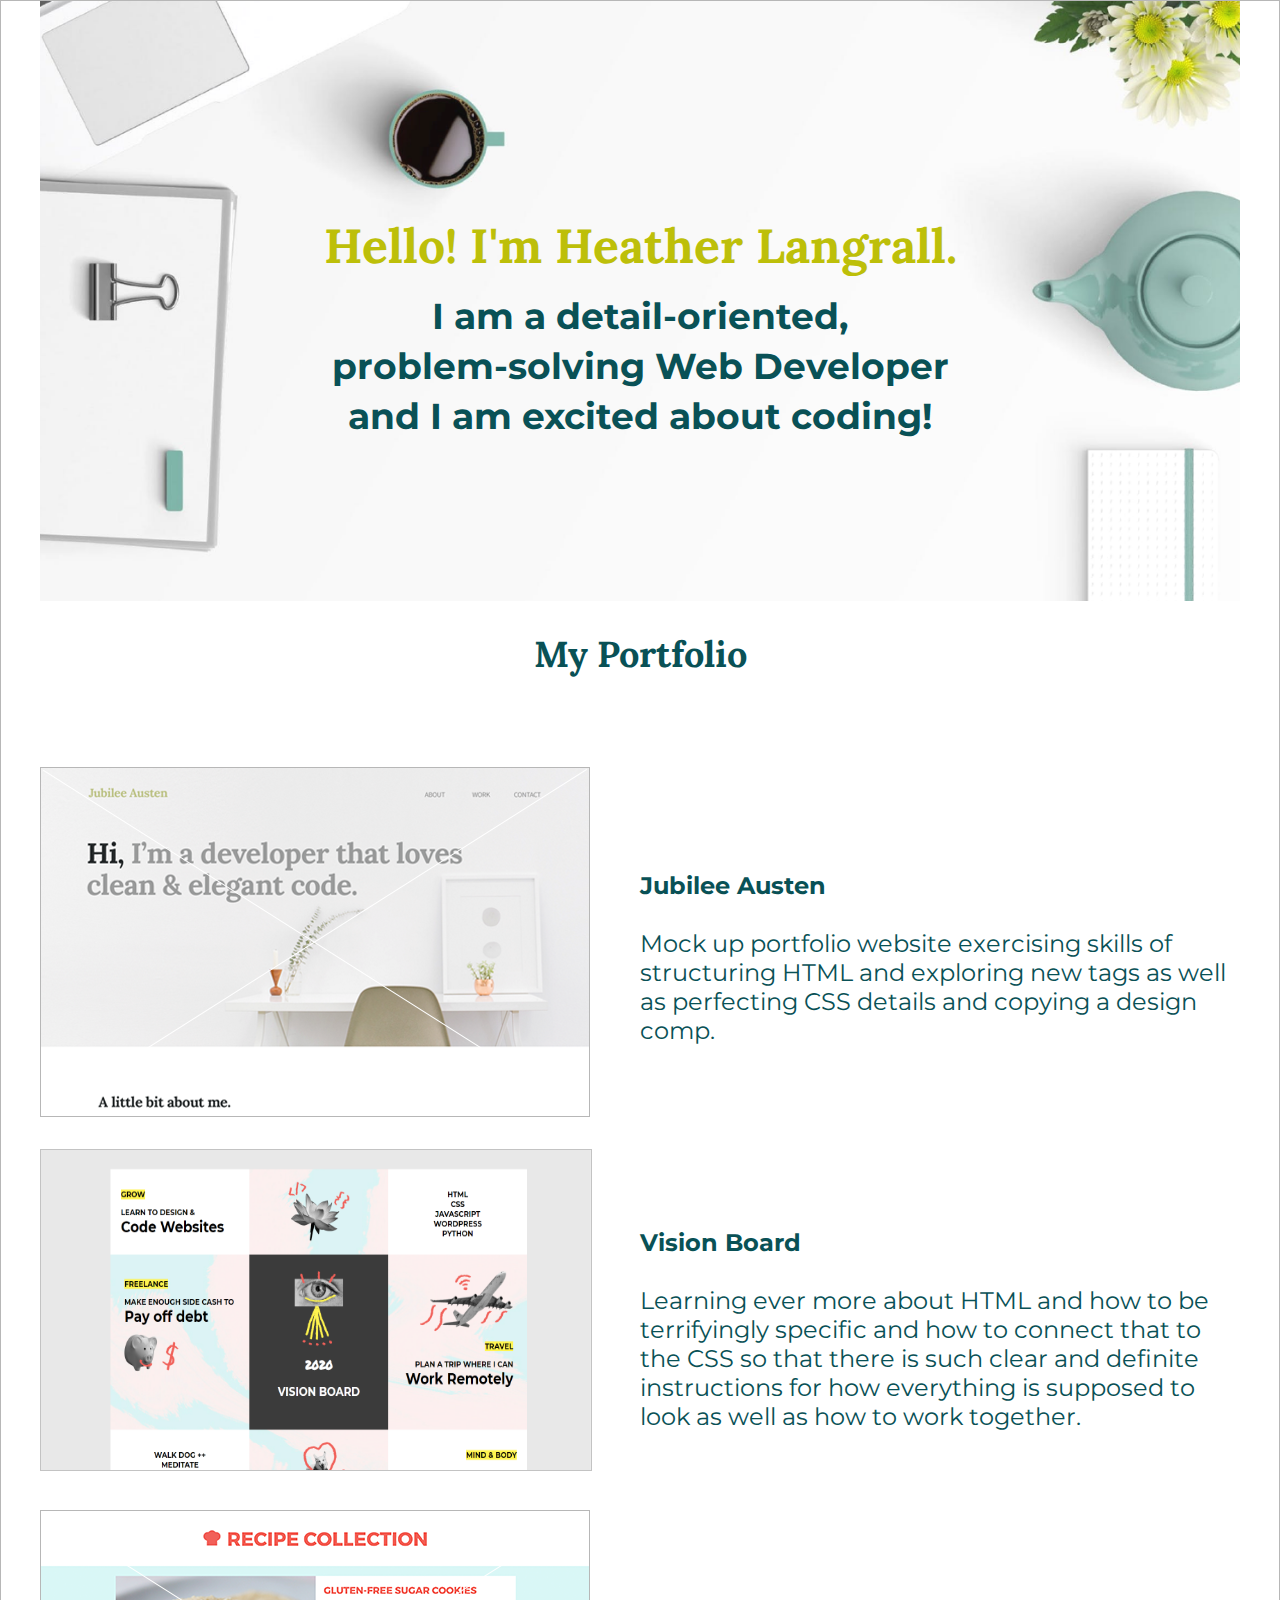
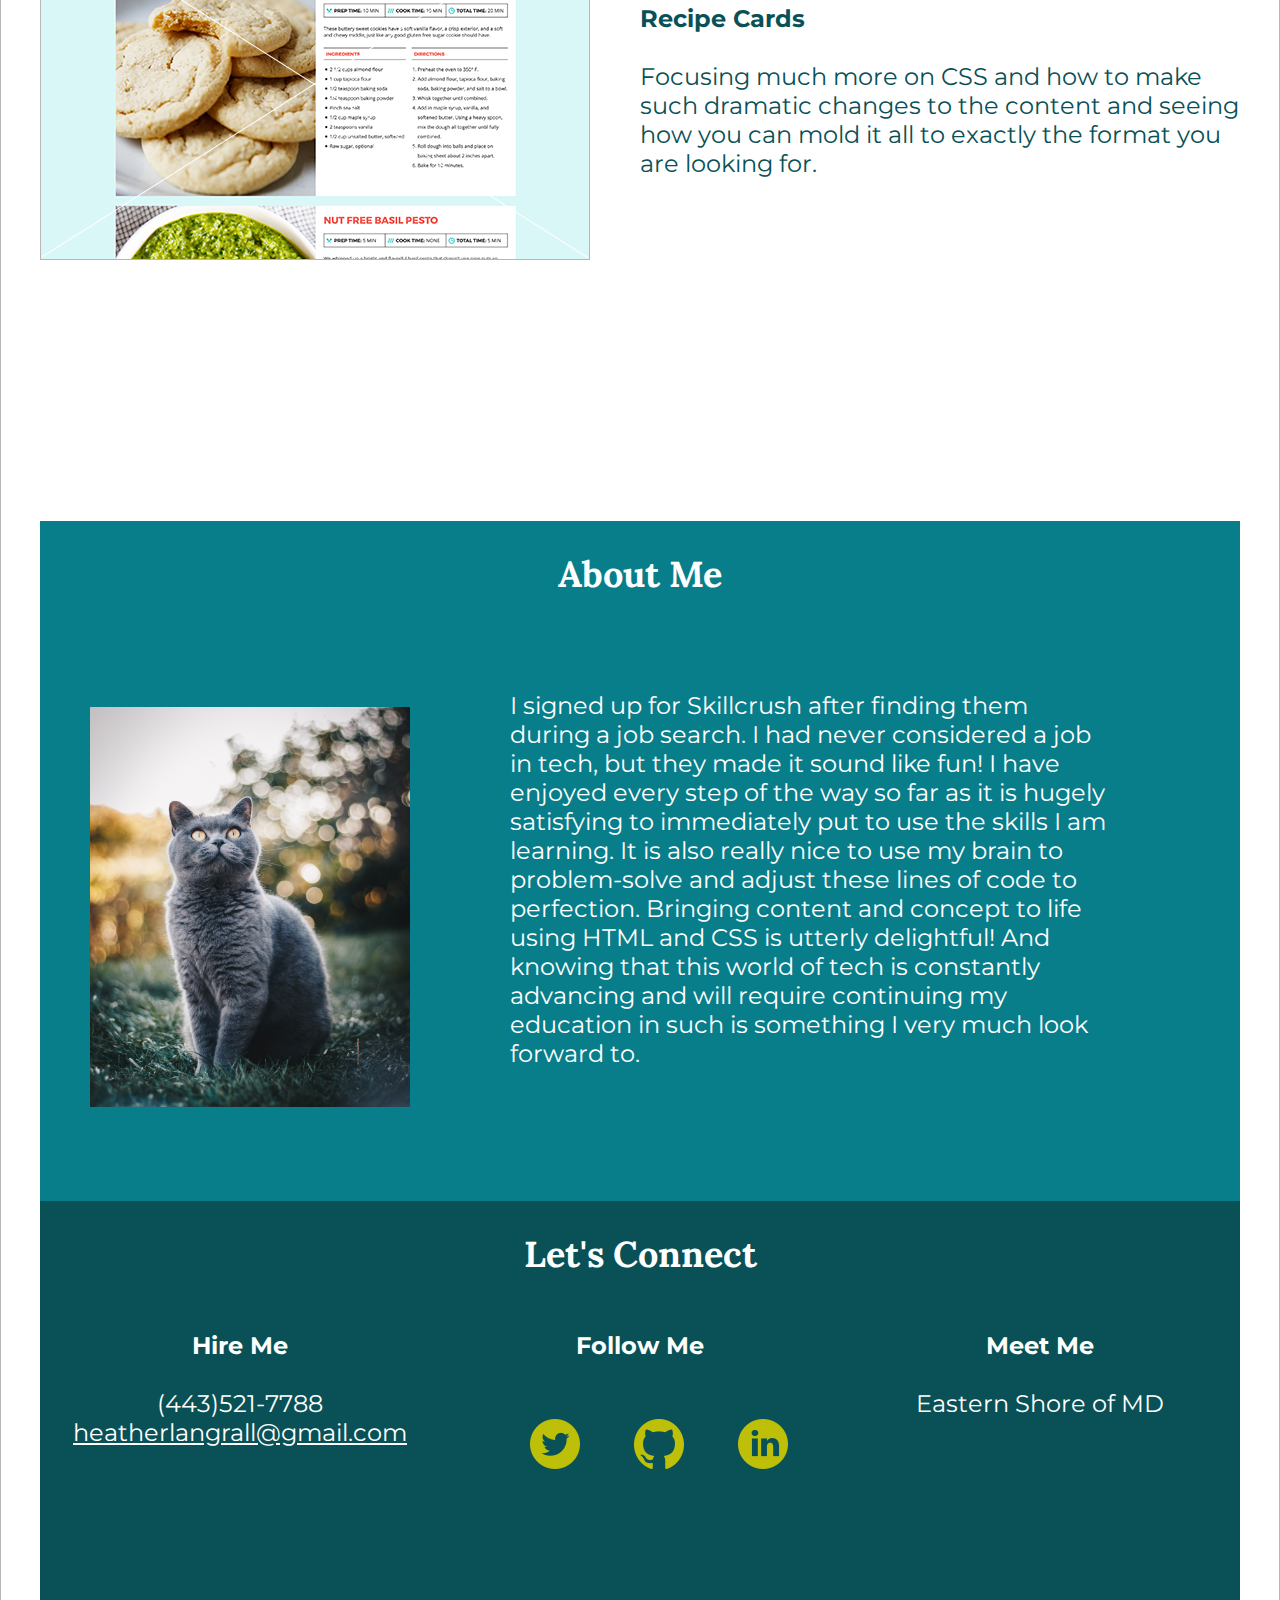
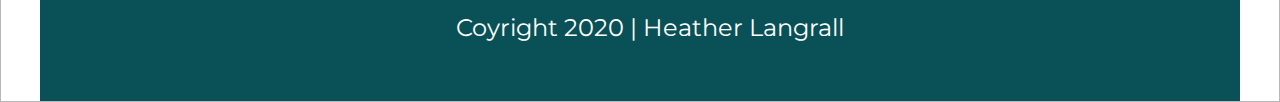
<file: index.html>
<!doctype html>
<html lang="en">
    <head>
        <title>Heather Langrall | Portfoio</title>
        <link rel="stylesheet" href="css/main.css">
        <link rel="stylesheet" href="css/normalize.css">
        <link href="https://fonts.googleapis.com/css2?family=Lora:wght@700&family=Montserrat&display=swap" rel="stylesheet">
    </head>
    <body>
      <header class="full-width">
        <h1><span>Hello! I'm Heather Langrall.</span><br>
        I am a detail-oriented,<br> problem-solving Web Developer<br> and I am excited about coding!</h1>
      </header>
      <main>
        <!-- PORTFOLIO -->
        <div id="portfolio" class="full-width">
          <h2>My Portfolio</h2>
          <div class="half-width">
            <a href="jubilee/index.html"></a><img id="jubilee-image" src="img/jubilee-thumbnail.png" alt="Jubilee Thumbnail" /></a>
          </div>
          <div id="jubilee" class="half-width">
            <p><strong>Jubilee Austen</strong><br><br>
            Mock up portfolio website exercising skills of structuring HTML and exploring new tags as well as perfecting CSS details and copying a design comp.</P>
          </div>
          <div class="half-width">
            <img id="vision-image" src="img/vision-board-thumbnail.png" alt="Vision Board" />
          </div>
          <div id="vision" class="half-width">
            <p><strong>Vision Board</strong><br><br>
            Learning ever more about HTML and how to be terrifyingly specific and how to connect that to the CSS so that there is such clear and definite instructions for how everything is supposed to look as well as how to work together.</p>
          </div>
          <div class="half-width">
            <img id="recipe-image" src="img/recipe-thumbnail.png" alt="Recipe Cards" />
          </div>
          <div id="recipe" class="half-width">
            <p><strong>Recipe Cards</strong><br><br>
            Focusing much more on CSS and how to make such dramatic changes to the content and seeing how you can mold it all to exactly the format you are looking for.</p>
          </div>
        </div>
        <!-- ABOUT -->
        <div id="about" class="full-width">
          <h2>About Me</h2>
          <img id="about-image" class="half-width" src="img/about-img.jpg" alt="About Image" />
          <p class="half-width">I signed up for Skillcrush after finding them during a job search. I had never considered a job in tech, but they made it sound like fun! I have enjoyed every step of the way so far as it is hugely satisfying to immediately put to use the skills I am learning. It is also really nice to use my brain to problem-solve and adjust these lines of code to perfection. Bringing content and concept to life using HTML and CSS is utterly delightful! And knowing that this world of tech is constantly advancing and will require continuing my education in such is something I very much look forward to.
          </p>
        </div>
      </main>
      <!-- CONTACT -->
      <footer id="contact" class="full-width">
        <h2>Let's Connect</h2>
        <div id="hire-me" class="third-width">
          <p><strong>Hire Me</strong><br><br>
          (443)521-7788<br>
          <a href="mailto:heatherlangrall@gmail.com"> heatherlangrall@gmail.com </a></p>
        </div>
        <div id="follow-me" class="third-width">
          <p><strong>Follow Me</strong></p><br>
          <ul class="icons">
            <li><img src="img/twitter.png" alt="twitter icon" /></li>
            <li><img src="img/github.png" alt="github icon" /></li>
            <li><img src="img/linkedin.png" alt="linkedin icon" /></li>
          </ul>
        </div>
        <div id="meet-me" class="third-width">
          <p><strong>Meet Me</strong><br><br>
          Eastern Shore of MD</p>
        </div>
        <div id="copyright" class="full-width">
          <p>Coyright 2020 | Heather Langrall</p>
        </div>
      </footer>
    </body>
</html>
</file>
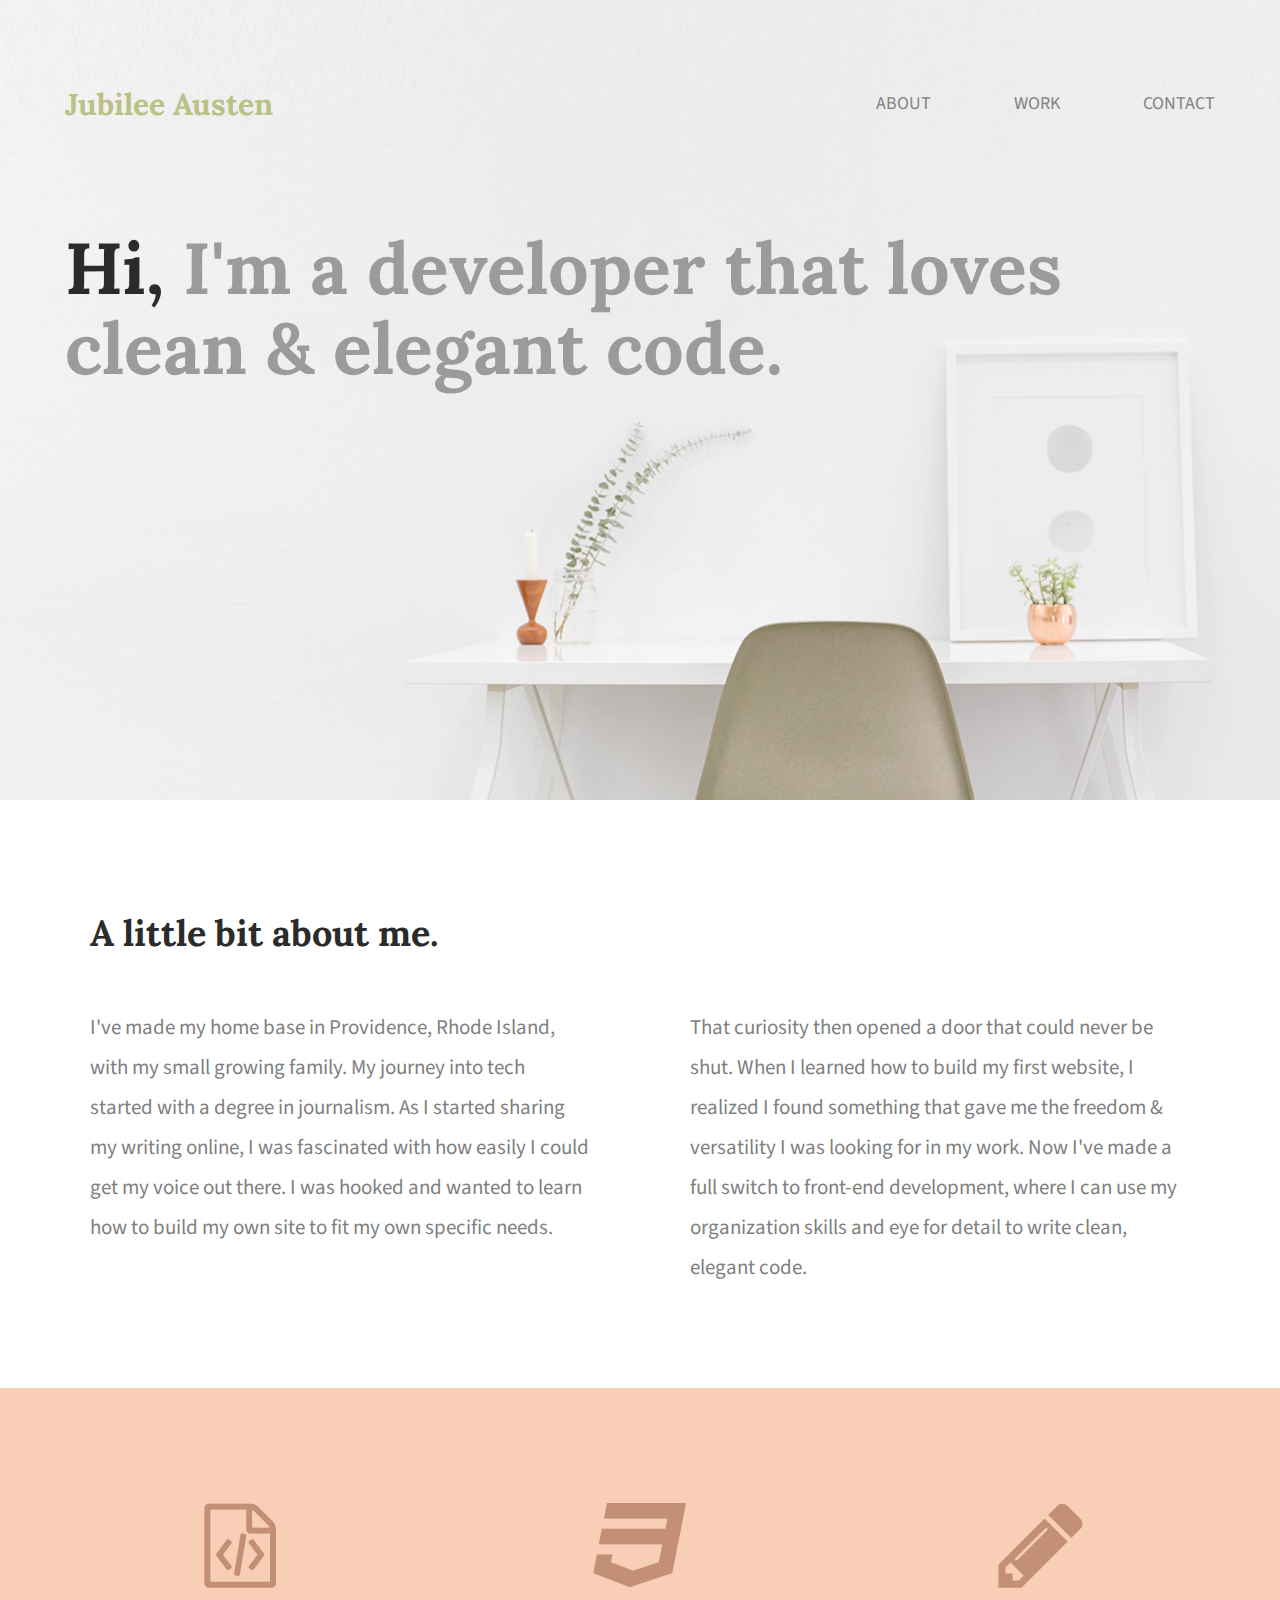
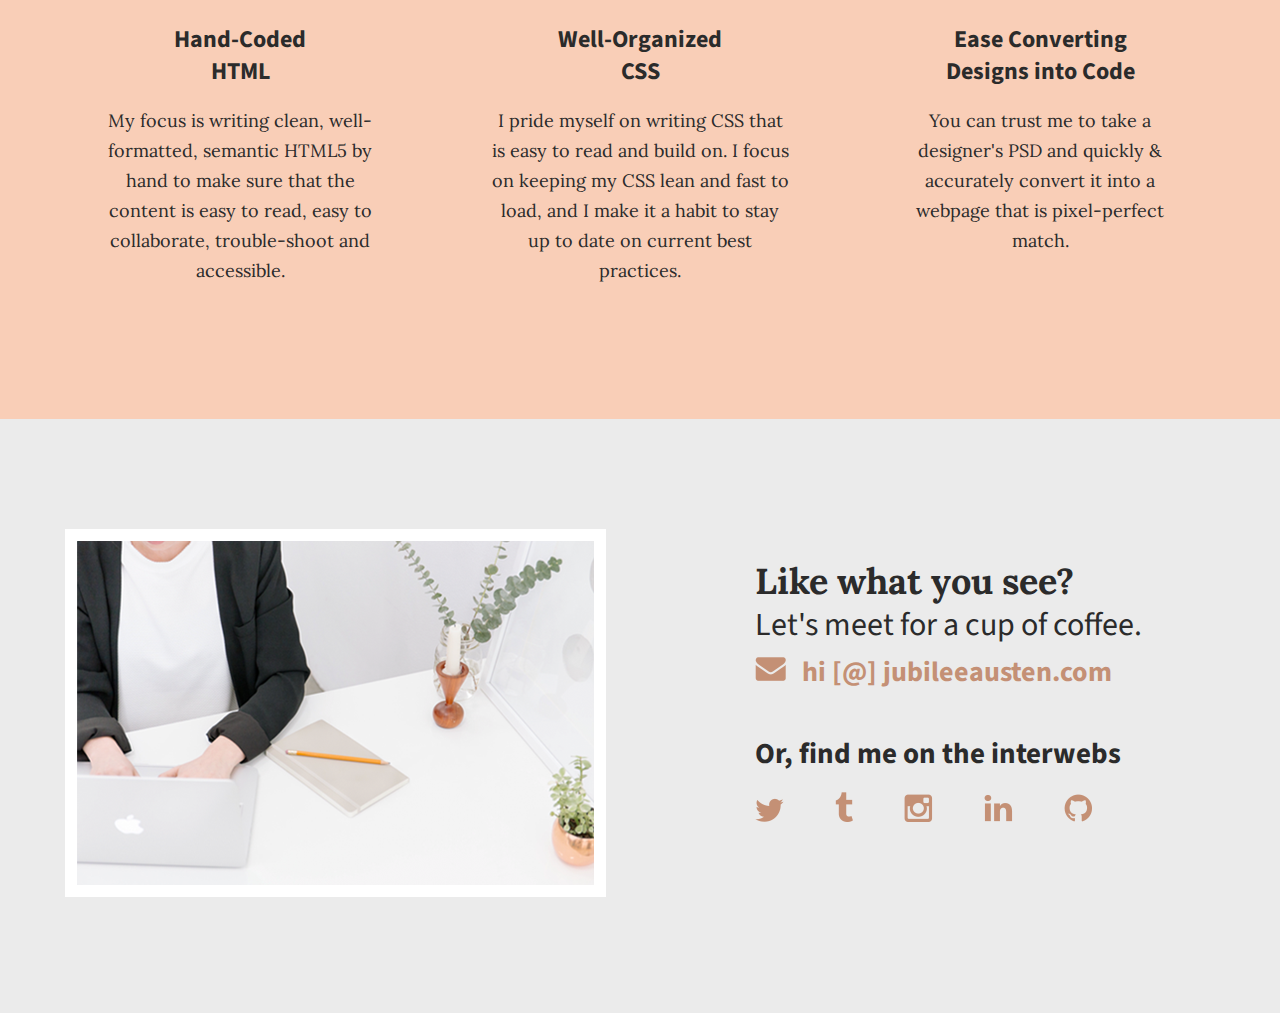
<file: jubilee/index.html>
<!doctype html>
<html lang="en">
    <head>
        <title>Jubilee Austen | Portfolio</title>
        <link rel="stylesheet" href="css/normalize.css">
        <link rel="stylesheet" href="css/jubilee.css">
        <link href='https://fonts.googleapis.com/css?family=Source+Sans+Pro:400,700' rel='stylesheet' type='text/css'>
        <link href="https://fonts.googleapis.com/css2?family=Lora:wght@400;700&display=swap" rel="stylesheet" type='text/css'>
    </head>
    <!-- BODY STARTS HERE -->
    <body>
      <header>
        <div class="full-width">
          <div class="half-width">
            <h1>Jubilee Austen</h1>
          </div>
          <div class="half-width">
            <nav>
              <ul>
                <li><a href="#about">About</a></li>
                <li><a href="#work">Work</a></li>
                <li><a href="#contact">Contact</a></li>
              </ul>
            </nav>
          </div>
          <!-- TAGLINE H2 DO NOT LIKE -->
          <h2><span>Hi,</span> I'm a developer that loves clean &amp; elegant code.</h2>
        </div>
      </header>
      <main>
        <!-- ABOUT -->
        <section id="about">
          <div class="full-width">
            <h2>A little bit about me.</h2>
            <div class="half-width">
              <p>I've made my home base in Providence, Rhode Island, with my small growing family. My journey into tech started with a degree in journalism. As I started sharing my writing online, I was fascinated with how easily I could get my voice out there. I was hooked and wanted to learn how to build my own site to fit my own specific needs.</p>
            </div>
            <div class="half-width">
              <p>That curiosity then opened a door that could never be shut. When I learned how to build my first website, I realized I found something that gave me the freedom & versatility I was looking for in my work. Now I've made a full switch to front-end development, where I can use my organization skills and eye for detail to write clean, elegant code.</p>
            </div>
          </div>
        </section>
        <!-- WORK -->
        <section id="work">
          <div class="full-width">
            <div class="third-width">
              <img src="img/html-icon.png" alt="HTML icon" />
              <h3>Hand-Coded HTML</h3>
              <p>My focus is writing clean, well-formatted, semantic HTML5 by hand to make sure that the content is easy to read, easy to collaborate, trouble-shoot and accessible.</p>
            </div>
            <div class="third-width">
              <img src="img/css-icon.png" alt="CSS icon" />
              <h3>Well-Organized CSS</h3>
              <p>I pride myself on writing CSS that is easy to read and build on. I focus on keeping my CSS lean and fast to load, and I make it a habit to stay up to date on current best practices.</p>
            </div>
            <div class="third-width">
              <img src="img/pencil-icon.png" alt="Pencil icon" />
              <h3>Ease Converting Designs into Code</h3>
              <p>You can trust me to take a designer's PSD and quickly & accurately convert it into a webpage that is pixel-perfect match.</p>
            </div>
          </div>
        </section>
        <!-- CONTACT FOOTER-->
        <footer id="contact">
          <div class="full-width">
            <div class="half-width">
              <img id="contact-img" src="img/contact-image.png" alt="Contact image" />
            </div>
            <div class="half-width">
              <h2>Like what you see?</h2>
              <h3 id="email-header">Let's meet for a cup of coffee.</h3>
              <a href="mailto:hi@jubileeausten.com"><img src="img/envelope.png" id="envelope" alt="Envelope"/> hi [@] jubileeausten.com </a>
              <h3 id="socialmedia-header"> Or, find me on the interwebs</h3>
              <ul>
                <li><img src="img/twitter.png" alt="Twitter"/></li>
                <li><img src="img/tumblr.png" alt="Tumblr"/></li>
                <li><img src="img/instagram.png" alt="Instagram"/></li>
                <li><img src="img/linkedin.png" alt="Linked In"/></li>
                <li><img src="img/github.png" alt="Github"/></li>
              </ul>
            </div>
          </div>
        </footer>
      </main>
    </body>
</html>
</file>
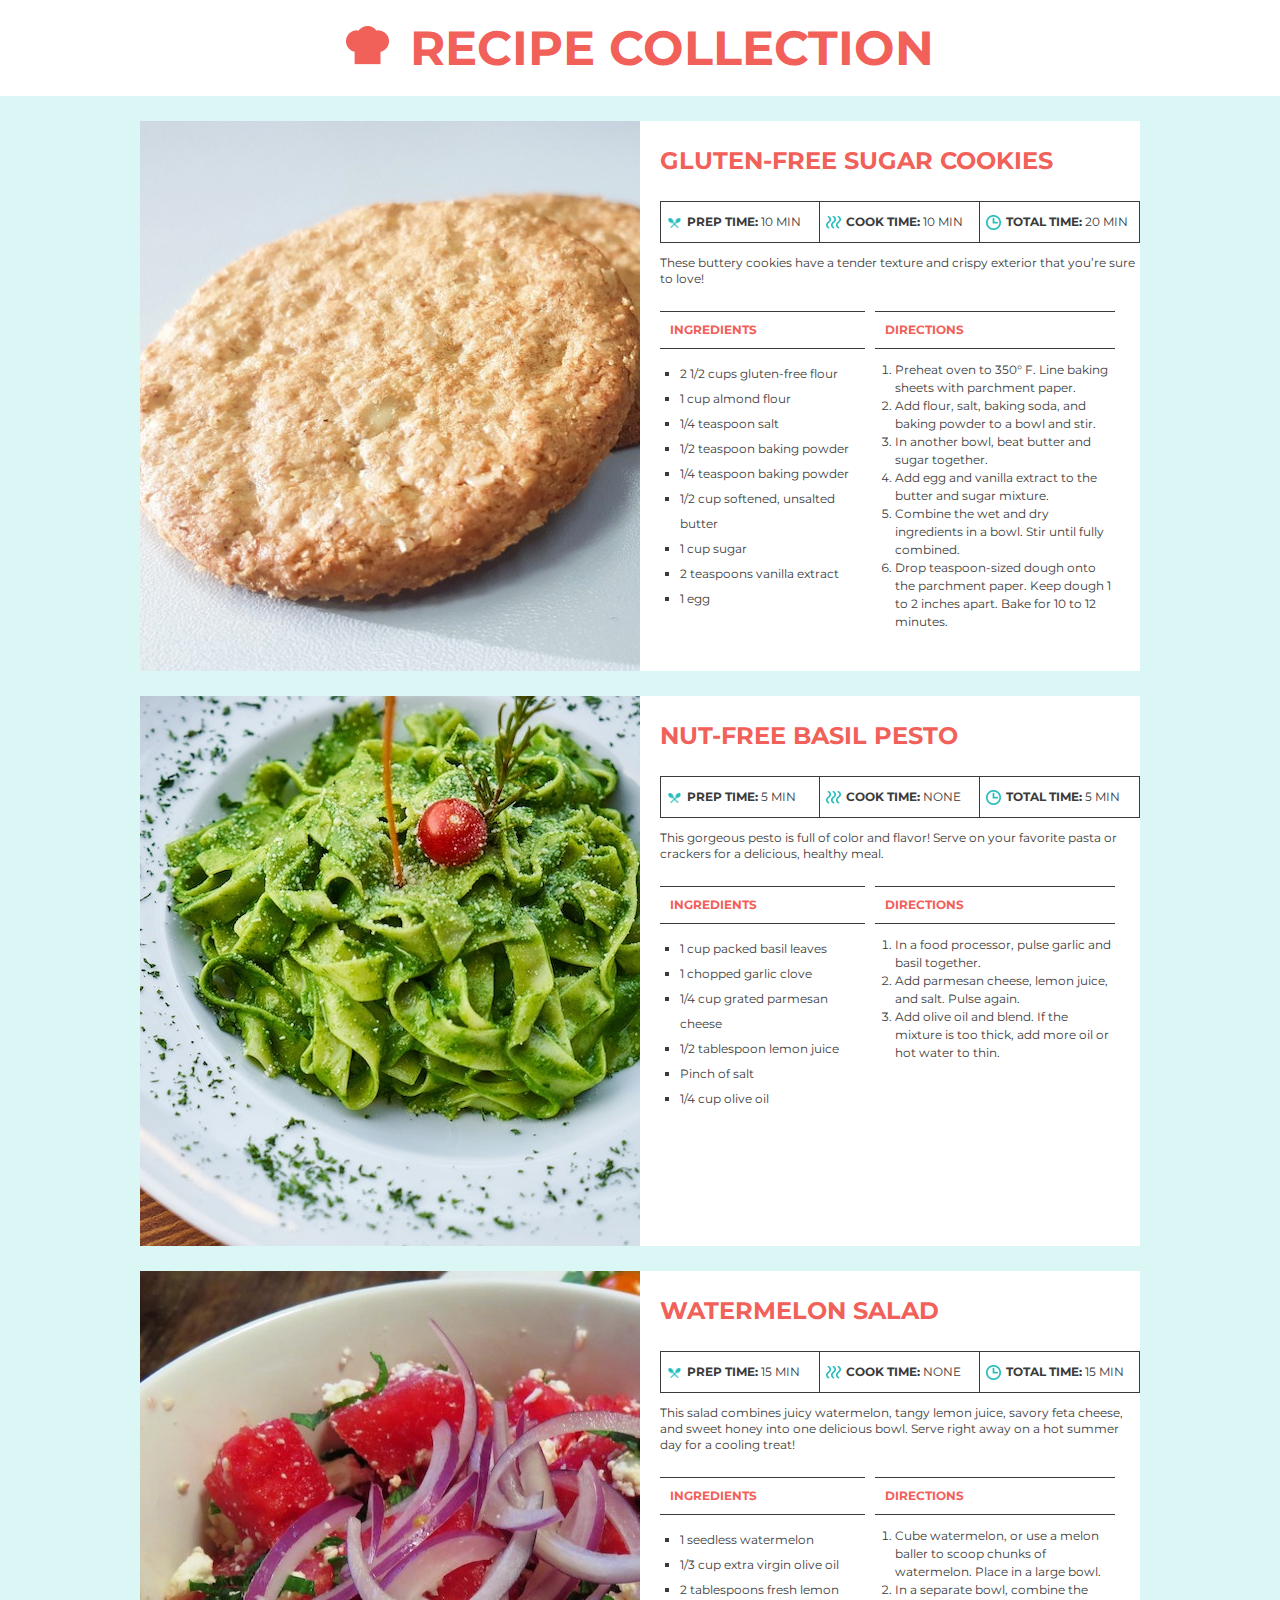
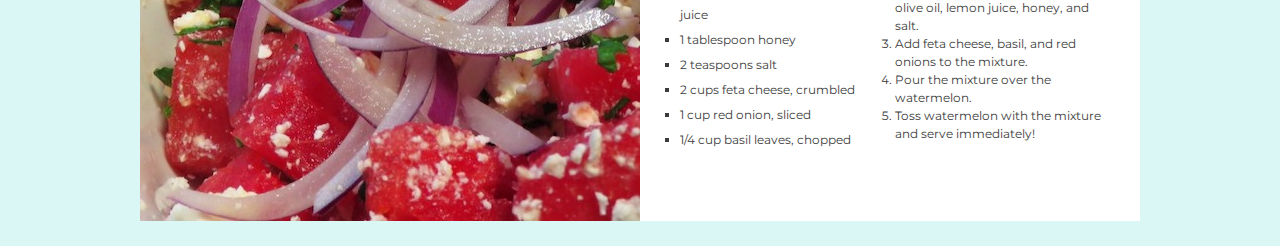
<file: recipe/index.html>
<!doctype html>
<html lang="en">

    <head>
        <meta charset="utf-8">
        <title>Recipe Cards Project</title>
        <link rel="stylesheet" href="css/normalize.css">
        <link rel="stylesheet" href="css/recipe.css">
        <link href="https://fonts.googleapis.com/css2?family=Montserrat:wght@400;700&display=swap" rel="stylesheet">
    </head>

    <body>
        <header>
            <img src="img/chef-hat.png" alt="chef hat">
            <h1>Recipe Collection</h1>
        </header>
        <main>
            <article id="cookies" class="card">
                <div class="image"></div>
                <div class="recipe">
                    <h2>Gluten-Free Sugar Cookies</h2>
                    <div class="time">
                        <div class="prep">
                            <img src="img/spoons.png" alt="prep time"><p class="time-details"><strong>Prep Time:</strong> 10 Min</p>
                        </div>
                        <div class="cook">
                            <img src="img/steam.png" alt="cook time"><p class="time-details"><strong>Cook Time:</strong> 10 Min</p>
                        </div>
                        <div class="total">
                            <img src="img/clock.png" alt="total time"><p class="time-details"><strong>Total Time:</strong> 20 Min</p>
                        </div>
                    </div>
                    <p class="description">These buttery cookies have a tender texture and crispy exterior that you’re
                        sure to love!</p>
                    <div class="columns">
                        <section class="ingredients">
                            <h3>Ingredients</h3>
                            <ul>
                                <li>2 1/2 cups gluten-free flour</li>
                                <li>1 cup almond flour</li>
                                <li>1/4 teaspoon salt</li>
                                <li>1/2 teaspoon baking powder</li>
                                <li>1/4 teaspoon baking powder</li>
                                <li>1/2 cup softened, unsalted butter</li>
                                <li>1 cup sugar</li>
                                <li>2 teaspoons vanilla extract</li>
                                <li>1 egg</li>
                            </ul>
                        </section>
                        <section class="directions">
                            <h3>Directions</h3>
                            <ol>
                                <li>Preheat oven to 350&deg; F. Line baking sheets with parchment paper.</li>
                                <li>Add flour, salt, baking soda, and baking powder to a bowl and stir.</li>
                                <li>In another bowl, beat butter and sugar together.</li>
                                <li>Add egg and vanilla extract to the butter and sugar mixture.</li>
                                <li>Combine the wet and dry ingredients in a bowl. Stir until fully combined.</li>
                                <li>Drop teaspoon-sized dough onto the parchment paper. Keep dough 1 to 2 inches apart.
                                    Bake for 10 to 12 minutes.</li>
                            </ol>
                        </section>
                    </div>
                </div>
            </article>
            <article id="pesto" class="card">
                <div class="image"></div>
                <div class="recipe">
                    <h2>Nut-Free Basil Pesto</h2>
                    <div class="time">
                        <div class="prep">
                            <img src="img/spoons.png" alt="prep time"><p class="time-details"><strong>Prep Time:</strong> 5 Min</p>
                        </div>
                        <div class="cook">
                            <img src="img/steam.png" alt="cook time"><p class="time-details"><strong>Cook Time:</strong> None</p>
                        </div>
                        <div class="total">
                            <img src="img/clock.png" alt="total time"><p class="time-details"><strong>Total Time:</strong> 5 Min</p>
                        </div>
                    </div>
                    <p class="description">This gorgeous pesto is full of color and flavor! Serve on your favorite pasta
                        or crackers for a delicious, healthy meal.</p>
                    <div class="columns">
                        <section class="ingredients">
                            <h3>Ingredients</h3>
                            <ul>
                                <li>1 cup packed basil leaves</li>
                                <li>1 chopped garlic clove</li>
                                <li>1/4 cup grated parmesan cheese</li>
                                <li>1/2 tablespoon lemon juice</li>
                                <li>Pinch of salt</li>
                                <li>1/4 cup olive oil</li>
                            </ul>
                        </section>
                        <section class="directions">
                            <h3>Directions</h3>
                            <ol>
                                <li>In a food processor, pulse garlic and basil together.</li>
                                <li>Add parmesan cheese, lemon juice, and salt. Pulse again.</li>
                                <li>Add olive oil and blend. If the mixture is too thick, add more oil or hot water to
                                    thin.</li>
                            </ol>
                        </section>
                    </div>
                </div>
            </article>
            <article id="salad" class="card">
                <div class="image"></div>
                <div class="recipe">
                    <h2>Watermelon Salad</h2>
                    <div class="time">
                        <div class="prep">
                            <img src="img/spoons.png" alt="prep time"><p class="time-details"><strong>Prep Time:</strong> 15 Min</p>
                        </div>
                        <div class="cook">
                            <img src="img/steam.png" alt="cook time"><p class="time-details"><strong>Cook Time:</strong> None</p>
                        </div>
                        <div class="total">
                            <img src="img/clock.png" alt="total time"><p class="time-details"><strong>Total Time:</strong> 15 Min</p>
                        </div>
                    </div>
                    <p class="description">This salad combines juicy watermelon, tangy lemon juice, savory feta cheese,
                        and sweet honey into one delicious bowl. Serve right away on a hot summer day for a cooling
                        treat!</p>
                    <div class="columns">
                        <section class="ingredients">
                            <h3>Ingredients</h3>
                            <ul>
                                <li>1 seedless watermelon</li>
                                <li>1/3 cup extra virgin olive oil</li>
                                <li>2 tablespoons fresh lemon juice</li>
                                <li>1 tablespoon honey</li>
                                <li>2 teaspoons salt</li>
                                <li>2 cups feta cheese, crumbled</li>
                                <li>1 cup red onion, sliced</li>
                                <li>1/4 cup basil leaves, chopped</li>
                            </ul>
                        </section>
                        <section class="directions">
                            <h3>Directions</h3>
                            <ol>
                                <li>Cube watermelon, or use a melon baller to scoop chunks of watermelon. Place in a
                                    large bowl.</li>
                                <li>In a separate bowl, combine the olive oil, lemon juice, honey, and salt.</li>
                                <li>Add feta cheese, basil, and red onions to the mixture.</li>
                                <li>Pour the mixture over the watermelon.</li>
                                <li>Toss watermelon with the mixture and serve immediately!</li>
                            </ol>
                        </section>
                    </div>
                </div>
            </article>
        </main>
    </body>

</html>
</file>
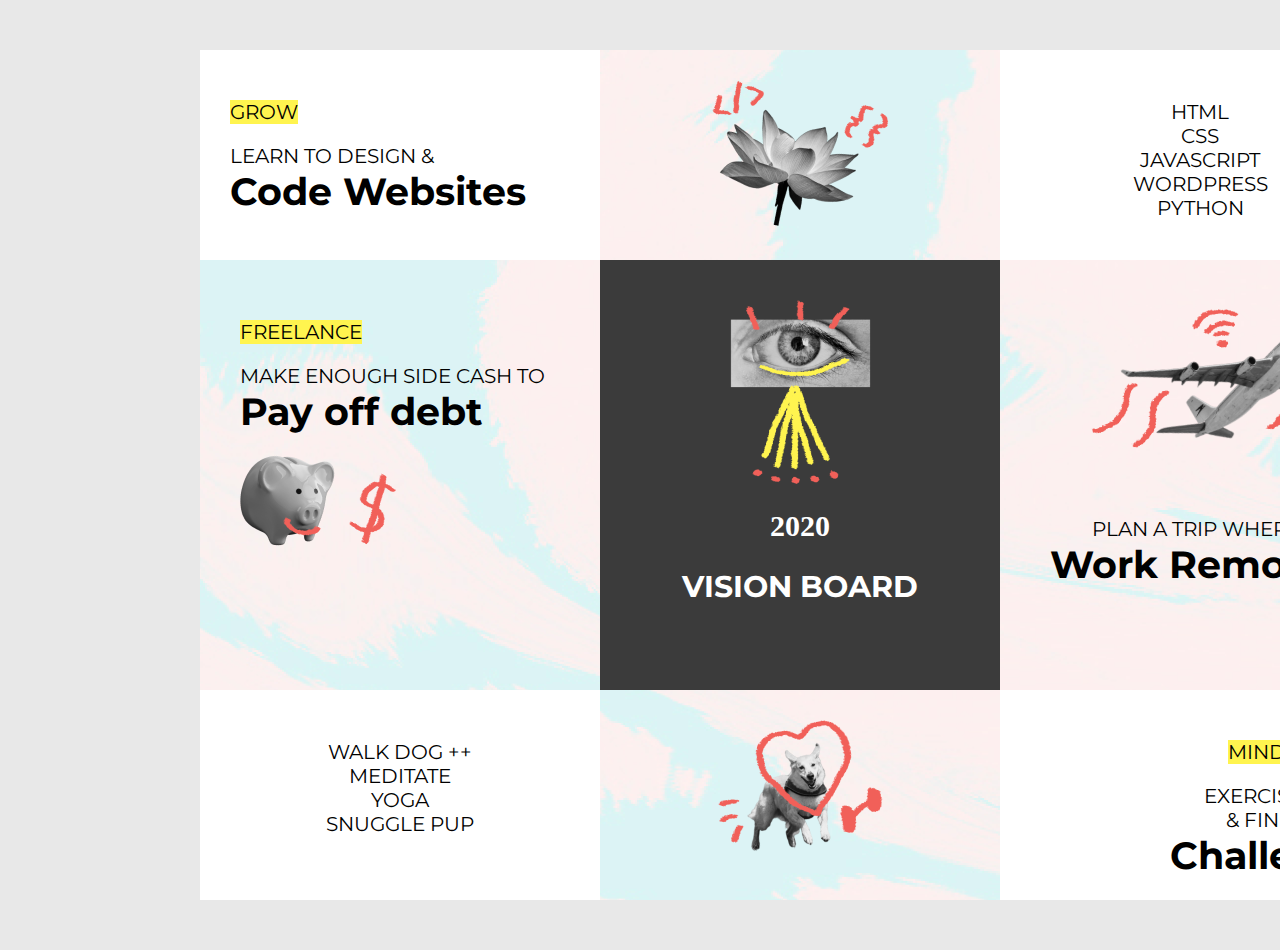
<file: vision-board/index.html>
<!doctype html>
<html lang="en">
<head>
	<meta charset="utf-8">
    <title>Vision Board Project</title>
		<link rel="stylesheet" href="css/normalize.css">
		<link rel="stylesheet" href="css/vision-board.css">
		<link href="https://fonts.googleapis.com/css2?family=Montserrat:wght@700&family=Permanent+Marker&display=swap" rel="stylesheet">
</head>
<body>
	<div id="vision-board">
		<div class="block small-block text-left light-bg">
			<p><span class="highlight">grow</span></p>
			<p>learn to design &amp;<br>
			<strong>Code Websites</strong></p>
		</div>
		<div class="block small-block text-center">
			<img src="img/flower.png" alt="flower" />
		</div>
		<div class="block small-block text-center light-bg">
			<p>html<br>
				css<br>
				javascript<br>
				wordpress<br>
				python
			</p>
		</div>
		<div class="block large-block text-left">
			<p><span class="highlight">freelance</span></p>
			<p>make enough side cash to<br>
			<strong>Pay off debt</strong></p>
			<img src="img/piggy.png" alt="piggy" />
		</div>
		<div class="block large-block text-center dark-bg">
			<img src="img/eye.png" alt="eye" />
			<h1>2020</h1>
			<h2 class="title">vision board</h2>
		</div>
		<div class="block large-block text-right">
			<img src="img/plane.png" alt="plane" />
			<p><span class="highlight">travel</span></p>
			<p>plan a trip where i can<br>
			<strong>Work Remotely</strong></p>
		</div>
		<div class="block small-block text-center light-bg">
			<p>walk dog ++<br>
				meditate<br>
				yoga<br>
				snuggle pup</p>
		</div>
		<div class="block small-block text-center">
			<img src="img/doggo.png" alt="doggo" />
		</div>
		<div class="block small-block text-right light-bg">
			<p><span class="highlight">mind &amp; body</span></p>
			<p>exercise more<br>
				&amp; find zen in<br>
			<strong>Challenge</strong></p>
		</div>

	</div>
</body>
</html>
</file>
<file: css/main.css>
/***** BASE STYLES *****/
body {
  background-color: #FFFFFF;
  border: 1px solid #b7b7b7;
  color: #095156;
  font-family: 'Montserrat', sans-serif;
}


header {
  height: 600px;
}


#portfolio {
  height: 1520px;
}


#about {
  height: 680px;
}


#contact {
  height: 500px;
}


/***** GRID *****/
.full-width {
  margin: 0 auto;
  overflow: auto;
  width: 1200px;
}


.half-width {
  float: left;
  width: 600px;
  }


.third-width{
  float: left;
  width: 400px;
}


/***** HEADER *****/
header {
    background: url('../img/hero-image.png');
    background-position: center;
    background-size: 1200px;
    box-sizing: border-box;
}


header h1 span {
  color: #BDBF09;
  font-family: 'Lora', serif;
  font-size: 48px;
  line-height: 90px;
  text-align: center;
}


header h1 {
  font-size: 36px;
  line-height: 50px;
  margin-top: 200px;
  text-align: center;
}


/***** PORTFOLIO *****/
#portfolio p {
  color: #095156;
}


h2 {
  font-family: 'Lora', serif;
  font-size: 36px;
  text-align: center;
}


#portfolio h2 {
  padding-bottom: 60px;
}


p {
  font-size: 24px;
}


#jubilee {
  color: #095156;
  padding-top: 80px;
  padding-bottom: 80px;
}


#vision {
  padding-top: 55px;
  padding-bottom: 55px;
}

#vision-image {
  border: 1px solid #c3c3c3;
  height: 320px;
  width: 550px;
}


#recipe {
  padding-top: 70px;
  padding-bottom: 70px;
}


/***** ABOUT ME *****/
#about {
  background-color: #087e8b;
}


#about h2 {
  color: #FFFFFF;
}


#about-image {
  height: 400px;
  width: 320px;
  padding: 80px 20px 80px 50px;
}


#about p {
  color: #ffffff;
  padding: 40px 80px 40px 80px;
}


/***** FOOTER *****/
footer p {
  text-align: center;
}


#contact {
  background-color: #095156;
}


#contact h2, p, a {
  color: #FFFFFF;
}


#contact ul li {
  color: #ffffff;
  display: inline-block;
  padding-left: 50px;
}


#copyright {
  font-size: 18px;
  padding: 100px 10px 0 10px;
}
</file>
<file: jubilee/css/jubilee.css>
/***** BASE STYLES *****/
body {
  color: #2b2b2b;
  font-family: 'Source Sans Pro', sans-serif;
}


/***** GRID *****/
.full-width {
  margin: 0 auto;
  overflow: auto;
  width: 1200px;
}

.half-width {
  float: left;
  width: 600px;
  }

.third-width{
  float: left;
  width: 400px;
}


/***** HEADER *****/
header {
    background: url('../img/hero.png');
    background-position: center;
    background-size: cover;
    height: 800px;
}

header h1 {
    color: #bbc085;
    font-family: 'Lora', serif;
    font-size: 30px;
    padding: 65px 0 65px 25px;
}

nav {
    float: right;
    padding: 75px 25px;
}

nav ul li{
    display: inline-block;
}

nav ul li a {
    color: #828282;
    font-size: 18px;
    padding-left: 80px;
    text-decoration: none;
    text-transform: uppercase;
}



header h2 {
    clear: both;
    color: #9b9b9b;
    font-family: 'Lora', serif;
    font-size: 72px;
    line-height: 80px;
    padding: 20px 0 20px 25px;
    width: 1000px;
}

header h2 span {
    color: #2b2b2b;
}



/***** ABOUT *****/
#about .full-width {
  padding: 80px 0;
}

#about h2 {
    font-family: 'Lora', serif;
    font-size: 36px;
    padding-left: 50px;
}

#about p {
    color: #7f7f7f;
    font-size: 21px;
    line-height: 40px;
    padding-left: 50px;
    padding-right: 50px;
}


/***** WORK *****/
#work {
  background: #f9ceb7;
  text-align: center;
}

#work .full-width {
  padding: 115px 0;
}

#work img {
  padding-bottom: 30px;
}

#work h3 {
    font-size: 24px;
    line-height: 32px;
    margin: 0 auto;
    width: 190px;
}

#work p {
    font-family: 'Lora', serif;
    font-size: 18px;
    line-height: 30px;
    padding: 0 50px;
}


/***** CONTACT *****/
#contact {
  background-color: #ebebeb;
}

#contact .full-width {
  padding: 110px 0;
}

#contact img#contact-img {
    border: 12px solid #ffffff;
    margin-left: 25px;
}

#contact h2, #contact #email-header, #contact #socialmedia-header, #contact ul {
    padding-left: 115px;
}

#contact #envelope {
    padding: 0 10px 0 115px;
}

#contact h2 {
    font-family: 'Lora', serif;
    font-size: 36px;
    line-height: 44px;
}

#contact #email-header{
    font-size: 32px;
    font-weight: 400;
    line-height: 44px;
    margin: -30px 0 5px 0;
}

#contact #socialmedia-header {
    font-weight: bold;
    font-size: 29px;
    line-height: 44px;
    margin: 40px 0 0 0;
}

#contact a {
    color: #c49075;
    font-weight: bold;
    font-size: 28px;
    text-decoration: none;
}

#contact ul {
    list-style: none;
}

#contact ul li {
     display: inline-block;
}

#contact ul img {
    padding-right: 48px;
}
</file>
<file: recipe/css/recipe.css>
body {
  background-color: #daf7f6;
  color: #3b3b3b;
  font-family: 'Montserrat', 'Open-Sans', sans-serif;
  font-size: 12px;
  line-height: 16px;
}

header {
  background-color: #ffffff;
  text-align: center;
}

.chef-hat, h1 {
  color: #f16059;
  display: inline-block;
  font-family: 'Montserrat', sans-serif;
  font-size: 48px;
  font-weight: 700;
  margin: 0;
  padding: 40px 0;
  text-transform: uppercase;
}

header img {
  margin-right: 18px;
}

main {
  margin: 0 auto;
  width: 1000px;
}

.card {
  margin: 25px 0;
  overflow: auto;
}

.image, .recipe {
  float: left;
  height: 550px;
  width: 500px;
}

.recipe {
  background-color: #ffffff;
  box-sizing: border-box;
  padding-left: 20px;
}

#cookies .image {
  background-image: url('../img/gluten-free-sugar-cookies.jpg');
  background-size: cover;

}

#pesto .image {
  background-image: url('../img/nut-free-pesto.jpg');
  background-size: cover;
}

#salad .image {
  background-image: url('../img/watermelon-salad.jpg');
  background-size: cover;
}

.recipe h2 {
  color: #f16059;
  font-family: 'Montserrat', sans-serif;
  font-size: 24px;
  font-weight: 700;
  line-height: 40px;
  text-transform: uppercase;
}

.time {
  border: 1px solid #3b3b3b;
  margin-bottom: 10px;
  overflow: auto;
}

.prep, .cook, .total {
  box-sizing: border-box;
  color: #3b3b3b;
  float: left;
  font-family: 'Montserrat', sans-serif;
  font-size: 12px;
  padding-left: 6px;
  text-transform: uppercase;
  width: 33.3333%;
}

.prep, .cook {
  border-right: 1px solid #3b3b3b;
}

.time img {
  height: auto;
  margin-right: 5px;
  vertical-align: middle;
  width: 15px;
}

.time-details {
  display: inline-block;
}

strong {
  font-weight: 700;
}

.columns {
  overflow: auto;
}

.directions {
  float: left;
  width: 240px;
}

.ingredients {
  float: left;
  margin-right: 10px;
  width: 205px;
}

.recipe h3 {
  border-bottom: 1px solid #3b3b3b;
  border-top: 1px solid #3b3b3b;
  color: #F16059;
  font-size: 12px;
  font-weight: 700;
  padding: 10px;
  text-transform: uppercase;
}

.ingredients ul {
  line-height: 25px;
  list-style-type: square;
  padding-left: 20px;
}

.directions ol {
  line-height: 18px;
  padding-left: 20px;
}
</file>
<file: vision-board/css/vision-board.css>
body {
  background-color: #e8e8e8;
  font-family: 'Montserrat', sans-serif, 'Permanent Marker', cursive;
}

#vision-board {
  background: url('../img/background.png');
  font-family: 'Montserrat', sans-serif;
  font-size: 20px;
  height: 850px;
  margin: 50px 200px;
  overflow: auto;
  text-transform: uppercase;
  width: 1200px;
}

.block {
  box-sizing: border-box;
  float: left;
  width: 400px;
}

.small-block {
  height: 210px;
  padding: 30px;
}

.large-block {
  height: 430px;
  padding: 40px;
}

.text-left {
  text-align: left;
}

.text-center {
  text-align: center;
}

.text-right {
  text-align: right;
}

.light-bg {
  background-color: #FFFFFF;
}

.dark-bg {
  background-color: #3b3b3b;
}

h1 {
  color: #FFFFFF;
  font-family: 'Permanent Marker', cursive;
  font-size: 30px;
}

h2 {
  color: #FFFFFF;
  font-family: 'Montserrat', sans-serif;
  font-size: 30px;
}

.highlight {
  background-color: #FFF44F;
}

p {
  font-size: 20px;
}

strong {
  font-size: 38px;
  text-transform: none;
}
</file>
